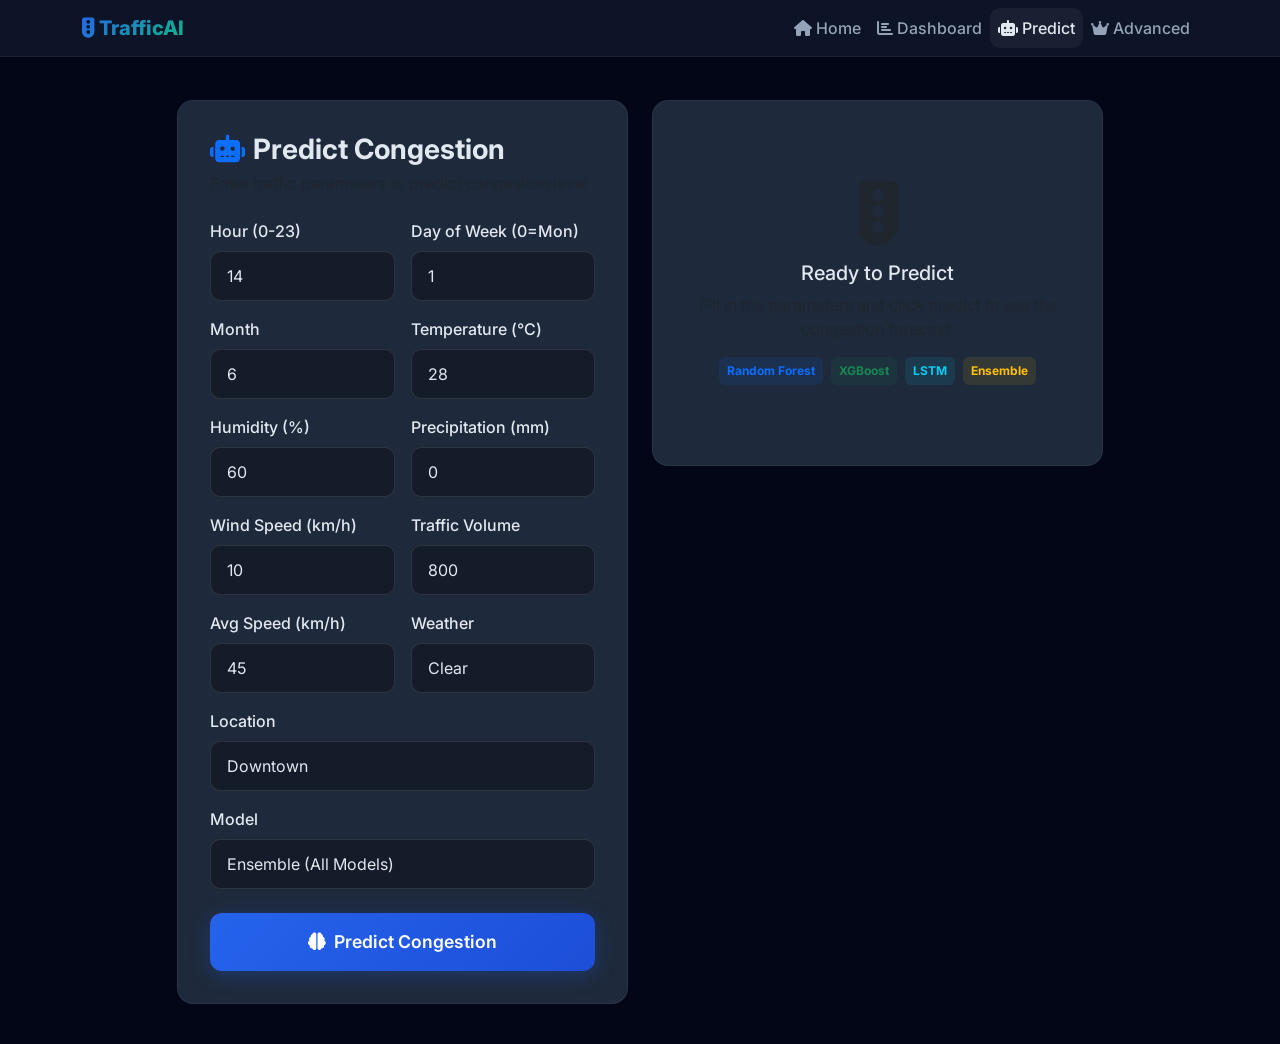
<file: api/templates/predict.html>
<!DOCTYPE html>
<html lang="en">
<head>
    <meta charset="UTF-8">
    <meta name="viewport" content="width=device-width, initial-scale=1.0">
    <title>Predict - Traffic Congestion Prediction</title>
    <link href="https://cdn.jsdelivr.net/npm/bootstrap@5.3.2/dist/css/bootstrap.min.css" rel="stylesheet">
    <link rel="stylesheet" href="https://cdnjs.cloudflare.com/ajax/libs/font-awesome/6.5.1/css/all.min.css">
    <link href="https://fonts.googleapis.com/css2?family=Inter:wght@300;400;500;600;700;800&display=swap" rel="stylesheet">
    <link rel="stylesheet" href="/static/css/premium-features.css">
    <style>
        :root {
            --primary: #2563eb;
            --secondary: #10b981;
            --dark: #0f172a;
            --darker: #020617;
            --card-bg: #1e293b;
            --text: #e2e8f0;
            --text-muted: #94a3b8;
        }
        body {
            font-family: 'Inter', sans-serif;
            background: var(--darker);
            color: var(--text);
            min-height: 100vh;
        }
        .navbar {
            background: rgba(15, 23, 42, 0.9);
            backdrop-filter: blur(20px);
            border-bottom: 1px solid rgba(255,255,255,0.05);
        }
        .navbar-brand {
            font-weight: 800;
            background: linear-gradient(135deg, var(--primary), var(--secondary));
            -webkit-background-clip: text;
            -webkit-text-fill-color: transparent;
        }
        .nav-link { color: var(--text-muted) !important; font-weight: 500; }
        .nav-link:hover, .nav-link.active { color: var(--text) !important; background: rgba(255,255,255,0.05); border-radius: 10px; }
        
        .predict-container { padding: 100px 0 40px; }
        
        .form-card, .result-card {
            background: var(--card-bg);
            border: 1px solid rgba(255,255,255,0.05);
            border-radius: 16px;
            padding: 2rem;
        }
        
        .form-label { font-weight: 500; color: var(--text); margin-bottom: 0.5rem; }
        .form-control, .form-select {
            background: rgba(0,0,0,0.3);
            border: 1px solid rgba(255,255,255,0.1);
            color: var(--text);
            padding: 0.75rem 1rem;
            border-radius: 10px;
        }
        .form-control:focus, .form-select:focus {
            background: rgba(0,0,0,0.4);
            border-color: var(--primary);
            box-shadow: 0 0 0 3px rgba(37, 99, 235, 0.2);
            color: var(--text);
        }
        .form-control::placeholder { color: var(--text-muted); }
        
        .btn-predict {
            background: linear-gradient(135deg, var(--primary), #1d4ed8);
            color: white;
            border: none;
            padding: 1rem 2rem;
            border-radius: 12px;
            font-weight: 600;
            font-size: 1.1rem;
            width: 100%;
            transition: all 0.3s ease;
            box-shadow: 0 4px 20px rgba(37, 99, 235, 0.3);
        }
        .btn-predict:hover {
            transform: translateY(-2px);
            box-shadow: 0 8px 30px rgba(37, 99, 235, 0.4);
            color: white;
        }
        .btn-predict:disabled { opacity: 0.6; cursor: not-allowed; transform: none; }

        .result-value { font-size: 3.5rem; font-weight: 800; line-height: 1; }
        .result-label { font-size: 1.5rem; font-weight: 600; }
        .confidence-bar { height: 8px; border-radius: 4px; background: rgba(255,255,255,0.1); overflow: hidden; }
        .confidence-fill { height: 100%; border-radius: 4px; transition: width 1s ease; }
        
        .model-pred-item {
            display: flex; justify-content: space-between; align-items: center;
            padding: 0.75rem 1rem;
            background: rgba(0,0,0,0.2);
            border-radius: 10px;
            margin-bottom: 0.5rem;
        }
        
        .congestion-indicator {
            width: 120px; height: 120px; border-radius: 50%;
            display: flex; align-items: center; justify-content: center;
            margin: 0 auto 1rem;
            font-size: 2.5rem;
            border: 4px solid;
        }
        
        .result-hidden { display: none; }
        .result-visible { animation: fadeInUp 0.5s ease; }
        
        @keyframes fadeInUp {
            from { opacity: 0; transform: translateY(20px); }
            to { opacity: 1; transform: translateY(0); }
        }
        @keyframes pulse {
            0%, 100% { transform: scale(1); }
            50% { transform: scale(1.05); }
        }
        
        @media (max-width: 768px) {
            .predict-container { padding: 80px 0 20px; }
            .form-card, .result-card { padding: 1.25rem; }
            .result-value { font-size: 2.5rem; }
        }
    </style>
</head>
<body>
    <nav class="navbar navbar-expand-lg fixed-top">
        <div class="container">
            <a class="navbar-brand" href="/"><i class="fas fa-traffic-light"></i> TrafficAI</a>
            <div class="collapse navbar-collapse" id="navbarNav">
                <ul class="navbar-nav ms-auto">
                    <li class="nav-item"><a class="nav-link" href="/"><i class="fas fa-home"></i> Home</a></li>
                    <li class="nav-item"><a class="nav-link" href="/dashboard"><i class="fas fa-chart-bar"></i> Dashboard</a></li>
                    <li class="nav-item"><a class="nav-link active" href="/predict"><i class="fas fa-robot"></i> Predict</a></li>
                    <li class="nav-item"><a class="nav-link" href="/advanced"><i class="fas fa-crown"></i> Advanced</a></li>
                </ul>
            </div>
        </div>
    </nav>

    <div class="predict-container">
        <div class="container">
            <div class="row justify-content-center">
                <div class="col-lg-5">
                    <div class="form-card">
                        <h3 class="fw-bold mb-1"><i class="fas fa-robot text-primary me-2"></i>Predict Congestion</h3>
                        <p class="text-muted mb-4">Enter traffic parameters to predict congestion level</p>

                        <form id="predictForm">
                            <div class="row g-3">
                                <div class="col-md-6">
                                    <label class="form-label">Hour (0-23)</label>
                                    <input type="number" class="form-control" id="hour" value="14" min="0" max="23">
                                </div>
                                <div class="col-md-6">
                                    <label class="form-label">Day of Week (0=Mon)</label>
                                    <input type="number" class="form-control" id="dayOfWeek" value="1" min="0" max="6">
                                </div>
                                <div class="col-md-6">
                                    <label class="form-label">Month</label>
                                    <input type="number" class="form-control" id="month" value="6" min="1" max="12">
                                </div>
                                <div class="col-md-6">
                                    <label class="form-label">Temperature (°C)</label>
                                    <input type="number" class="form-control" id="temperature" value="28" step="0.1">
                                </div>
                                <div class="col-md-6">
                                    <label class="form-label">Humidity (%)</label>
                                    <input type="number" class="form-control" id="humidity" value="60" min="0" max="100">
                                </div>
                                <div class="col-md-6">
                                    <label class="form-label">Precipitation (mm)</label>
                                    <input type="number" class="form-control" id="precipitation" value="0" step="0.1">
                                </div>
                                <div class="col-md-6">
                                    <label class="form-label">Wind Speed (km/h)</label>
                                    <input type="number" class="form-control" id="windSpeed" value="10" step="0.1">
                                </div>
                                <div class="col-md-6">
                                    <label class="form-label">Traffic Volume</label>
                                    <input type="number" class="form-control" id="trafficVolume" value="800" min="0">
                                </div>
                                <div class="col-md-6">
                                    <label class="form-label">Avg Speed (km/h)</label>
                                    <input type="number" class="form-control" id="avgSpeed" value="45" min="0">
                                </div>
                                <div class="col-md-6">
                                    <label class="form-label">Weather</label>
                                    <select class="form-select" id="weatherCondition">
                                        <option value="Clear">Clear</option>
                                        <option value="Cloudy">Cloudy</option>
                                        <option value="Rainy">Rainy</option>
                                        <option value="Stormy">Stormy</option>
                                        <option value="Foggy">Foggy</option>
                                        <option value="Snowy">Snowy</option>
                                    </select>
                                </div>
                                <div class="col-12">
                                    <label class="form-label">Location</label>
                                    <select class="form-select" id="location">
                                        <option>Downtown</option>
                                        <option>Highway_A</option>
                                        <option>Highway_B</option>
                                        <option>Residential_A</option>
                                        <option>Commercial_A</option>
                                        <option>Airport_Road</option>
                                        <option>Ring_Road</option>
                                        <option>Bridge_1</option>
                                        <option>Bridge_2</option>
                                        <option>Market_Area</option>
                                        <option>Industrial_Zone</option>
                                        <option>University_Area</option>
                                    </select>
                                </div>
                                <div class="col-12">
                                    <label class="form-label">Model</label>
                                    <select class="form-select" id="modelSelect">
                                        <option value="ensemble">Ensemble (All Models)</option>
                                        <option value="random_forest">Random Forest</option>
                                        <option value="xgboost">XGBoost</option>
                                        <option value="lstm">LSTM Neural Network</option>
                                        <option value="linear_regression">Linear Regression</option>
                                    </select>
                                </div>
                                <div class="col-12 mt-4">
                                    <button type="submit" class="btn-predict" id="predictBtn">
                                        <i class="fas fa-brain me-2"></i>Predict Congestion
                                    </button>
                                </div>
                            </div>
                        </form>
                    </div>
                </div>

                <div class="col-lg-5">
                    <div class="result-card result-hidden" id="resultCard">
                        <h3 class="fw-bold mb-4"><i class="fas fa-chart-bar text-success me-2"></i>Prediction Result</h3>
                        
                        <div class="text-center mb-4">
                            <div class="congestion-indicator" id="congestionIndicator">
                                <i class="fas fa-traffic-light"></i>
                            </div>
                            <div class="result-label mb-2" id="congestionLabel">--</div>
                            <div class="result-value" id="congestionValue">-</div>
                            <small class="text-muted">Congestion Level (0-3)</small>
                        </div>

                        <div class="mb-4">
                            <div class="d-flex justify-content-between mb-2">
                                <span>Confidence</span>
                                <span id="confidenceText">--</span>
                            </div>
                            <div class="confidence-bar">
                                <div class="confidence-fill" id="confidenceFill" style="width: 0%;"></div>
                            </div>
                        </div>

                        <div class="mb-3">
                            <h6 class="fw-semibold mb-3"><i class="fas fa-microchip me-2"></i>Model Predictions</h6>
                            <div id="modelPredictions"></div>
                        </div>

                        <div class="text-muted small" id="predictionTime"></div>
                    </div>

                    <div class="result-card" id="welcomeCard">
                        <div class="text-center py-5">
                            <i class="fas fa-traffic-light fa-4x text-muted mb-3"></i>
                            <h5>Ready to Predict</h5>
                            <p class="text-muted">Fill in the parameters and click predict to see the congestion forecast.</p>
                            <div class="d-flex justify-content-center gap-2 flex-wrap mt-3">
                                <span class="badge bg-primary bg-opacity-10 text-primary p-2">Random Forest</span>
                                <span class="badge bg-success bg-opacity-10 text-success p-2">XGBoost</span>
                                <span class="badge bg-info bg-opacity-10 text-info p-2">LSTM</span>
                                <span class="badge bg-warning bg-opacity-10 text-warning p-2">Ensemble</span>
                            </div>
                        </div>
                    </div>
                </div>
            </div>
        </div>
    </div>

    <script src="https://cdn.jsdelivr.net/npm/bootstrap@5.3.2/dist/js/bootstrap.bundle.min.js"></script>
    <script>
        const API_BASE = '';

        document.getElementById('predictForm').addEventListener('submit', async (e) => {
            e.preventDefault();
            
            const btn = document.getElementById('predictBtn');
            btn.disabled = true;
            btn.innerHTML = '<span class="spinner-border spinner-border-sm me-2"></span>Predicting...';

            const inputData = {
                hour: parseInt(document.getElementById('hour').value),
                day_of_week: parseInt(document.getElementById('dayOfWeek').value),
                month: parseInt(document.getElementById('month').value),
                is_weekend: parseInt(document.getElementById('dayOfWeek').value) >= 5 ? 1 : 0,
                temperature: parseFloat(document.getElementById('temperature').value),
                humidity: parseFloat(document.getElementById('humidity').value),
                precipitation: parseFloat(document.getElementById('precipitation').value),
                wind_speed: parseFloat(document.getElementById('windSpeed').value),
                traffic_volume: parseInt(document.getElementById('trafficVolume').value),
                avg_speed: parseInt(document.getElementById('avgSpeed').value),
                weather_condition: document.getElementById('weatherCondition').value,
                location: document.getElementById('location').value,
                model: document.getElementById('modelSelect').value
            };

            try {
                const response = await fetch(`${API_BASE}/api/predict`, {
                    method: 'POST',
                    headers: { 'Content-Type': 'application/json' },
                    body: JSON.stringify(inputData)
                });

                if (!response.ok) throw new Error('Prediction failed');
                
                const result = await response.json();
                displayResult(result);
            } catch (error) {
                alert('Error making prediction. Make sure the server is running and models are trained.');
                console.error(error);
            } finally {
                btn.disabled = false;
                btn.innerHTML = '<i class="fas fa-brain me-2"></i>Predict Congestion';
            }
        });

        function displayResult(result) {
            const card = document.getElementById('resultCard');
            const welcome = document.getElementById('welcomeCard');
            
            welcome.style.display = 'none';
            card.classList.remove('result-hidden');
            card.classList.add('result-visible');

            const level = result.congestion_level;
            const label = result.congestion_label;
            const confidence = result.confidence || 0.5;
            const value = result.congestion_value;

            const colors = ['#10b981', '#eab308', '#f59e0b', '#dc2626'];
            const bgColors = ['rgba(16,185,129,0.15)', 'rgba(234,179,8,0.15)', 'rgba(245,158,11,0.15)', 'rgba(220,38,38,0.15)'];
            const color = colors[level] || colors[0];
            const bgColor = bgColors[level] || bgColors[0];

            const indicator = document.getElementById('congestionIndicator');
            indicator.style.borderColor = color;
            indicator.style.background = bgColor;
            indicator.innerHTML = `<i class="fas fa-traffic-light" style="color: ${color}"></i>`;

            document.getElementById('congestionLabel').textContent = label;
            document.getElementById('congestionLabel').style.color = color;
            document.getElementById('congestionValue').textContent = value.toFixed(2);
            document.getElementById('congestionValue').style.color = color;

            const confidencePct = Math.round(confidence * 100);
            document.getElementById('confidenceText').textContent = `${confidencePct}%`;
            const fill = document.getElementById('confidenceFill');
            fill.style.width = `${confidencePct}%`;
            fill.style.background = confidence >= 0.7 ? color : '#f59e0b';

            const predContainer = document.getElementById('modelPredictions');
            predContainer.innerHTML = '';
            if (result.model_predictions) {
                for (const [name, pred] of Object.entries(result.model_predictions)) {
                    if (pred !== null) {
                        const modelNames = {
                            'random_forest': 'Random Forest',
                            'xgboost': 'XGBoost',
                            'lstm': 'LSTM',
                            'linear_regression': 'Linear Reg.'
                        };
                        predContainer.innerHTML += `
                            <div class="model-pred-item">
                                <span>${modelNames[name] || name}</span>
                                <span class="fw-semibold">${pred.toFixed(4)}</span>
                            </div>
                        `;
                    }
                }
            }

            document.getElementById('predictionTime').textContent = `Predicted at ${new Date().toLocaleTimeString()}`;
        }
    </script>
</body>
</html>
</file>
<file: static/css/premium-features.css>
/* ============================================================
   ADDITIONAL PREMIUM FEATURES - Live Clock, Gauges, Animations
   ============================================================ */

/* Animated Gradient Background */
@keyframes gradientShift {
    0% { background-position: 0% 50%; }
    50% { background-position: 100% 50%; }
    100% { background-position: 0% 50%; }
}

.gradient-animate {
    background: linear-gradient(-45deg, #2563eb, #10b981, #8b5cf6, #06b6d4);
    background-size: 400% 400%;
    animation: gradientShift 8s ease infinite;
}

/* Neon Glow Effect */
.neon-glow {
    box-shadow: 0 0 5px rgba(37, 99, 235, 0.3),
                0 0 10px rgba(37, 99, 235, 0.2),
                0 0 15px rgba(37, 99, 235, 0.1);
}

.neon-glow-green {
    box-shadow: 0 0 5px rgba(16, 185, 129, 0.3),
                0 0 10px rgba(16, 185, 129, 0.2),
                0 0 15px rgba(16, 185, 129, 0.1);
}

/* Live Indicator */
.live-indicator {
    display: inline-flex;
    align-items: center;
    gap: 8px;
    padding: 6px 14px;
    background: rgba(16, 185, 129, 0.1);
    border: 1px solid rgba(16, 185, 129, 0.3);
    border-radius: 100px;
    font-size: 0.85rem;
    color: #10b981;
    font-weight: 500;
}

.live-dot {
    width: 8px;
    height: 8px;
    background: #10b981;
    border-radius: 50%;
    animation: livePulse 2s infinite;
}

/* Floating Animation */
@keyframes float {
    0%, 100% { transform: translateY(0px); }
    50% { transform: translateY(-10px); }
}

.float-animate {
    animation: float 3s ease-in-out infinite;
}

/* Animated Counter */
.count-up {
    display: inline-block;
    font-variant-numeric: tabular-nums;
}

/* Typewriter Effect */
@keyframes typing {
    from { width: 0; }
    to { width: 100%; }
}

@keyframes blink {
    50% { border-color: transparent; }
}

.typewriter {
    overflow: hidden;
    white-space: nowrap;
    border-right: 2px solid var(--primary);
    animation: typing 2s steps(30) forwards, blink 0.8s step-end infinite;
    width: 0;
}

/* Smooth Stat Update */
.stat-update {
    transition: all 0.5s cubic-bezier(0.4, 0, 0.2, 1);
}

.stat-update.loaded {
    opacity: 1;
    transform: translateY(0);
}

/* Live Clock Styles */
.live-clock-container {
    background: var(--glass-bg);
    backdrop-filter: blur(16px);
    border: 1px solid var(--glass-border);
    border-radius: var(--radius-lg);
    padding: 1.5rem;
    text-align: center;
    position: relative;
    overflow: hidden;
}

.live-clock-container::before {
    content: '';
    position: absolute;
    top: -2px;
    left: -2px;
    right: -2px;
    bottom: -2px;
    background: var(--gradient-glow);
    z-index: -1;
    opacity: 0.5;
    border-radius: var(--radius-xl);
}

.live-time {
    font-size: 3.5rem;
    font-weight: 800;
    background: var(--gradient-primary);
    -webkit-background-clip: text;
    -webkit-text-fill-color: transparent;
    letter-spacing: 2px;
    font-variant-numeric: tabular-nums;
}

.live-date {
    font-size: 1rem;
    color: var(--text-muted);
    margin-top: 0.3rem;
}

.live-seconds {
    font-size: 1.5rem;
    color: var(--text-muted);
    font-weight: 300;
}

/* Traffic Congestion Meter / Gauge */
.gauge-container {
    position: relative;
    width: 200px;
    height: 100px;
    margin: 0 auto;
    overflow: hidden;
}

.gauge-bg {
    width: 200px;
    height: 100px;
    border-radius: 100px 100px 0 0;
    background: linear-gradient(90deg, #10b981, #eab308, #f59e0b, #dc2626);
    opacity: 0.3;
    position: absolute;
    top: 0;
}

.gauge-fill {
    width: 200px;
    height: 100px;
    border-radius: 100px 100px 0 0;
    background: linear-gradient(90deg, #10b981, #eab308, #f59e0b, #dc2626);
    clip-path: polygon(50% 100%, 0 100%, 0 0, 100% 0, 100% 100%);
    transform-origin: bottom center;
    position: absolute;
    top: 0;
    transition: transform 1s cubic-bezier(0.4, 0, 0.2, 1);
}

.gauge-needle {
    width: 4px;
    height: 80px;
    background: var(--text);
    position: absolute;
    bottom: 0;
    left: 50%;
    transform-origin: bottom center;
    transform: translateX(-50%) rotate(0deg);
    border-radius: 2px;
    transition: transform 1s cubic-bezier(0.4, 0, 0.2, 1);
    z-index: 2;
}

.gauge-needle::after {
    content: '';
    width: 12px;
    height: 12px;
    background: var(--text);
    border-radius: 50%;
    position: absolute;
    bottom: -6px;
    left: 50%;
    transform: translateX(-50%);
}

.gauge-center {
    position: absolute;
    bottom: 0;
    left: 50%;
    transform: translateX(-50%);
    width: 30px;
    height: 30px;
    background: var(--darker);
    border: 3px solid var(--text);
    border-radius: 50%;
    z-index: 3;
}

.gauge-value {
    font-size: 2rem;
    font-weight: 800;
    margin-top: 1rem;
    text-align: center;
    transition: color 0.5s ease;
}

.gauge-label {
    font-size: 0.9rem;
    color: var(--text-muted);
    text-align: center;
}

/* Premium Alert Ticker */
.alert-ticker {
    background: var(--glass-bg);
    border: 1px solid var(--glass-border);
    border-radius: var(--radius-md);
    padding: 0.75rem 1rem;
    display: flex;
    align-items: center;
    gap: 0.8rem;
    overflow: hidden;
}

.alert-ticker-icon {
    flex-shrink: 0;
    width: 32px;
    height: 32px;
    border-radius: 50%;
    display: flex;
    align-items: center;
    justify-content: center;
    font-size: 0.9rem;
}

.ticker-content {
    white-space: nowrap;
    overflow: hidden;
    position: relative;
    flex: 1;
}

.ticker-text {
    display: inline-block;
    animation: tickerScroll 20s linear infinite;
    color: var(--text-muted);
    font-size: 0.85rem;
}

@keyframes tickerScroll {
    0% { transform: translateX(100%); }
    100% { transform: translateX(-100%); }
}

/* Weather Widget */
.weather-widget {
    background: var(--glass-bg);
    border: 1px solid var(--glass-border);
    border-radius: var(--radius-lg);
    padding: 1.2rem;
    display: flex;
    align-items: center;
    gap: 1rem;
}

.weather-icon {
    font-size: 2.5rem;
    width: 60px;
    text-align: center;
}

.weather-temp {
    font-size: 1.8rem;
    font-weight: 700;
}

.weather-desc {
    font-size: 0.85rem;
    color: var(--text-muted);
}

/* Interactive Map Placeholder */
.map-placeholder {
    background: var(--card-bg);
    border: 1px solid var(--card-border);
    border-radius: var(--radius-lg);
    height: 300px;
    display: flex;
    align-items: center;
    justify-content: center;
    position: relative;
    overflow: hidden;
}

.map-placeholder::before {
    content: '';
    position: absolute;
    top: 0; left: 0; right: 0; bottom: 0;
    background: radial-gradient(circle at 30% 40%, rgba(37,99,235,0.1) 0%, transparent 50%),
                radial-gradient(circle at 70% 60%, rgba(16,185,129,0.1) 0%, transparent 50%),
                radial-gradient(circle at 50% 80%, rgba(139,92,246,0.1) 0%, transparent 50%);
}

.map-marker {
    position: absolute;
    width: 12px;
    height: 12px;
    background: var(--primary);
    border: 2px solid white;
    border-radius: 50%;
    box-shadow: 0 0 10px rgba(37,99,235,0.5);
    animation: glowPulse 2s infinite;
}

.map-marker::after {
    content: attr(data-location);
    position: absolute;
    bottom: calc(100% + 8px);
    left: 50%;
    transform: translateX(-50%);
    background: var(--card-bg);
    color: var(--text);
    padding: 4px 10px;
    border-radius: 6px;
    font-size: 0.75rem;
    white-space: nowrap;
    border: 1px solid var(--glass-border);
    opacity: 0;
    transition: opacity 0.3s ease;
}

.map-marker:hover::after {
    opacity: 1;
}

/* Traffic Heat Dots */
.heat-dot {
    position: absolute;
    border-radius: 50%;
    pointer-events: none;
    transition: all 0.5s ease;
}

/* Animated Bars */
.animated-bar {
    height: 4px;
    border-radius: 2px;
    background: linear-gradient(90deg, #10b981, #eab308, #f59e0b, #dc2626);
    background-size: 300% 100%;
    animation: barShimmer 3s linear infinite;
}

@keyframes barShimmer {
    0% { background-position: 0% 0; }
    100% { background-position: 300% 0; }
}

/* Seasonal Badge */
.seasonal-badge {
    display: inline-flex;
    align-items: center;
    gap: 6px;
    padding: 4px 12px;
    border-radius: 100px;
    font-size: 0.8rem;
    font-weight: 500;
}

/* Premium Card Hover Effects */
.card-hover-effect {
    transition: all 0.3s cubic-bezier(0.4, 0, 0.2, 1);
}

.card-hover-effect:hover {
    transform: translateY(-4px) scale(1.01);
    box-shadow: 0 12px 40px rgba(0, 0, 0, 0.4);
}

/* Responsive fixes */
@media (max-width: 768px) {
    .live-time { font-size: 2.5rem; }
    .gauge-container { width: 160px; height: 80px; }
    .gauge-bg, .gauge-fill { width: 160px; height: 80px; }
    .map-placeholder { height: 200px; }
}

/* Dark scrollbar for inner containers */
.inner-scroll::-webkit-scrollbar { width: 4px; }
.inner-scroll::-webkit-scrollbar-track { background: transparent; }
.inner-scroll::-webkit-scrollbar-thumb { 
    background: var(--primary); 
    border-radius: 2px;
}
</file>
